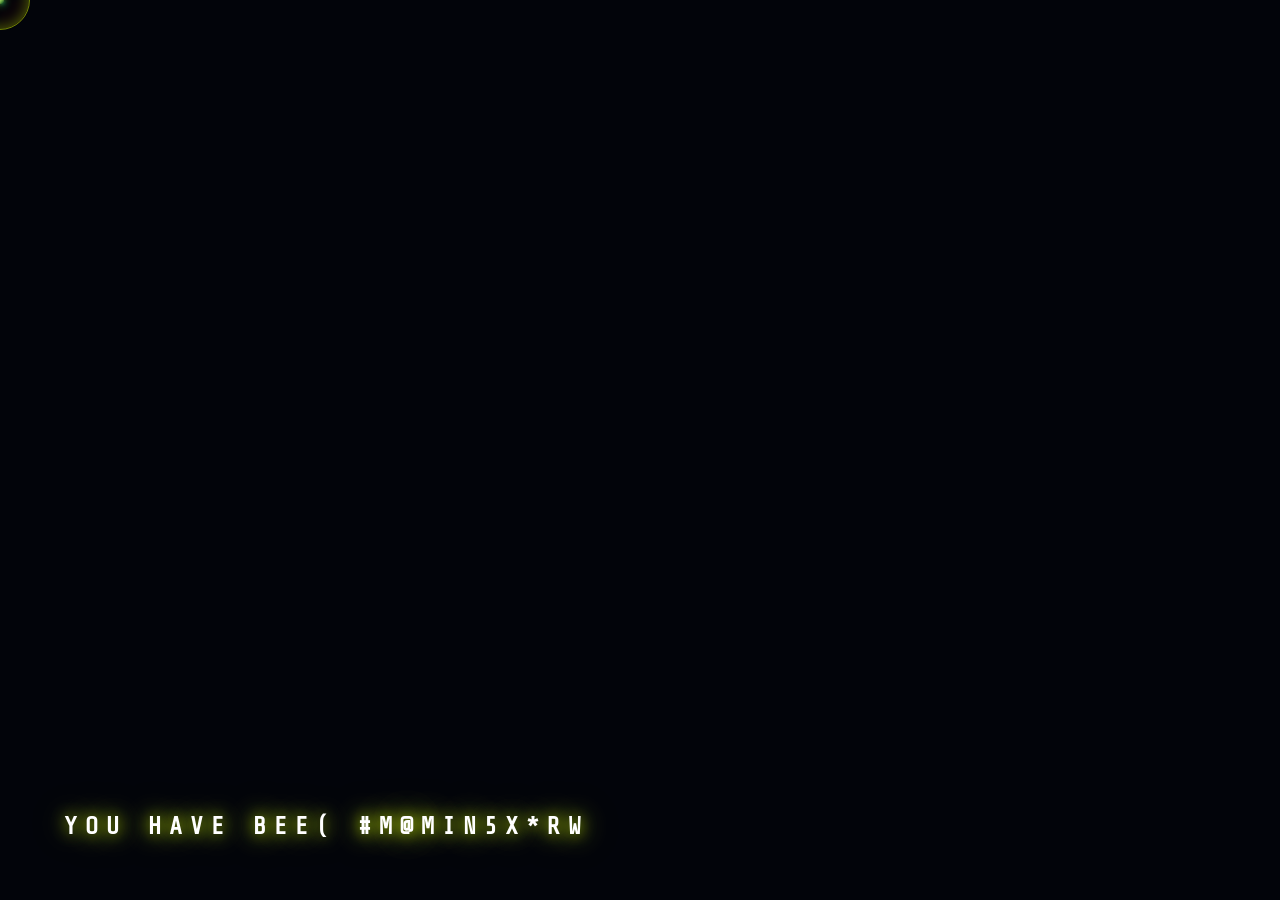
<file: meta-angel/index.html>
<!DOCTYPE html>
<html lang="en">
<head>
    <meta charset="UTF-8">
    <meta name="viewport" content="width=device-width, initial-scale=1.0">
    <title>META ANGEL</title>
    
    <!-- Google Fonts -->
    <link rel="preconnect" href="https://fonts.googleapis.com">
    <link rel="preconnect" href="https://fonts.gstatic.com" crossorigin>
    <link href="https://fonts.googleapis.com/css2?family=Orbitron:wght@900&family=Share+Tech+Mono&display=swap" rel="stylesheet">
    
    <!-- Main Styles -->
    <link rel="stylesheet" href="styles.css?v=5.9">
    
    <!-- GSAP for advanced shattering & space physics -->
    <script src="https://cdnjs.cloudflare.com/ajax/libs/gsap/3.12.2/gsap.min.js"></script>
</head>
<body>
    <!-- Intro Blackout Screen -->
    <div id="intro-blackout">
        <div id="decryption-text" class="cyber-mono carved-text accent-neon title-text">YOU HAVE BEEN SELECTED...</div>
    </div>

    <!-- Airbrushed Fluid Background -->
    <div id="chrome-bg"></div>
    
    <!-- Infinite Matrix Canvas Background -->
    <canvas id="matrix-canvas-bg"></canvas>

    <!-- Interactive Chrome Stars Wrapper -->
    <div id="star-container"></div>
    
    <!-- Custom Cyber Cursor -->
    <div id="custom-cursor"></div>
    <div class="cursor-trail trail-1"></div>
    <div class="cursor-trail trail-2"></div>
    <div class="cursor-trail trail-3"></div>
    <div class="cursor-trail trail-4"></div>
    
    <!-- Scanner Bar (Hidden until reveal) -->
    <div class="scanner-bar"></div>

    <!-- Main UI -->
    <main id="main-content">
        <!-- Shatter Logo Floater -->
        <div id="logo-floater">
            <div id="shatter-logo">
                <!-- Dedicated GPU-accelerated exact-shape glow element (Traces the PNG pixels perfectly and perfectly aligned) -->
                <div id="logo-glow" style="position: absolute; top: 0; left: 0; width: 100%; height: 100%; background-image: url('logo.png?v=2'); background-size: 100% 100%; background-position: center; background-repeat: no-repeat; filter: drop-shadow(0 0 30px rgba(215, 255, 0, 0.85)) drop-shadow(0 0 60px rgba(215, 255, 0, 0.65)); opacity: 0; pointer-events: none; z-index: -1;"></div>
            </div>
        </div>
        
        <div class="engraved-form-container" id="form-container" style="text-align: center; opacity: 0; pointer-events: none; position: relative;">
            
            <div id="real-button-content" style="opacity: 0;">
                <div id="decode-text-1" class="cyber-mono carved-text accent title-text">
                    [ CLEARANCE GRANTED ]
                </div>
                <div id="decode-text-2" class="cyber-mono carved-text subtitle-text">
                    // THE PORTAL OPENS FOR ONE NIGHT ONLY_
                </div>
                <a id="portal-link" href="https://www.universe.com/events/hi-meta-angel-tickets-NR76G0?ref=share-widget-buffer" style="text-decoration: none;">
                    <button class="engraved-btn submit-btn" style="width: 100%; max-width: 300px; margin: 0 auto; display: block;">> ACQUIRE_ACCESS <</button>
                </a>
                
                <!-- Spooky ASCII Instagram Link -->
                <a id="ig-link" href="https://www.instagram.com/hi_meta_angel/" target="_blank" style="text-decoration: none; margin-top: 40px; display: block; cursor: none;">
                    <div class="cyber-mono" style="font-size: 0.85rem; letter-spacing: 3px; color: #ddd; margin-bottom: 12px;">
                        >_ FOLLOW TRANSMISSION
                    </div>
                    <div class="cyber-mono ig-ascii-btn">
                        <span style="opacity: 0.7;">}></span> I N S T A G R A M <span style="opacity: 0.7;"><{</span>
                    </div>
                </a>
            </div>
            
        </div>
    </main>

    <script src="main.js?v=5.1"></script>
</body>
</html>
</file>
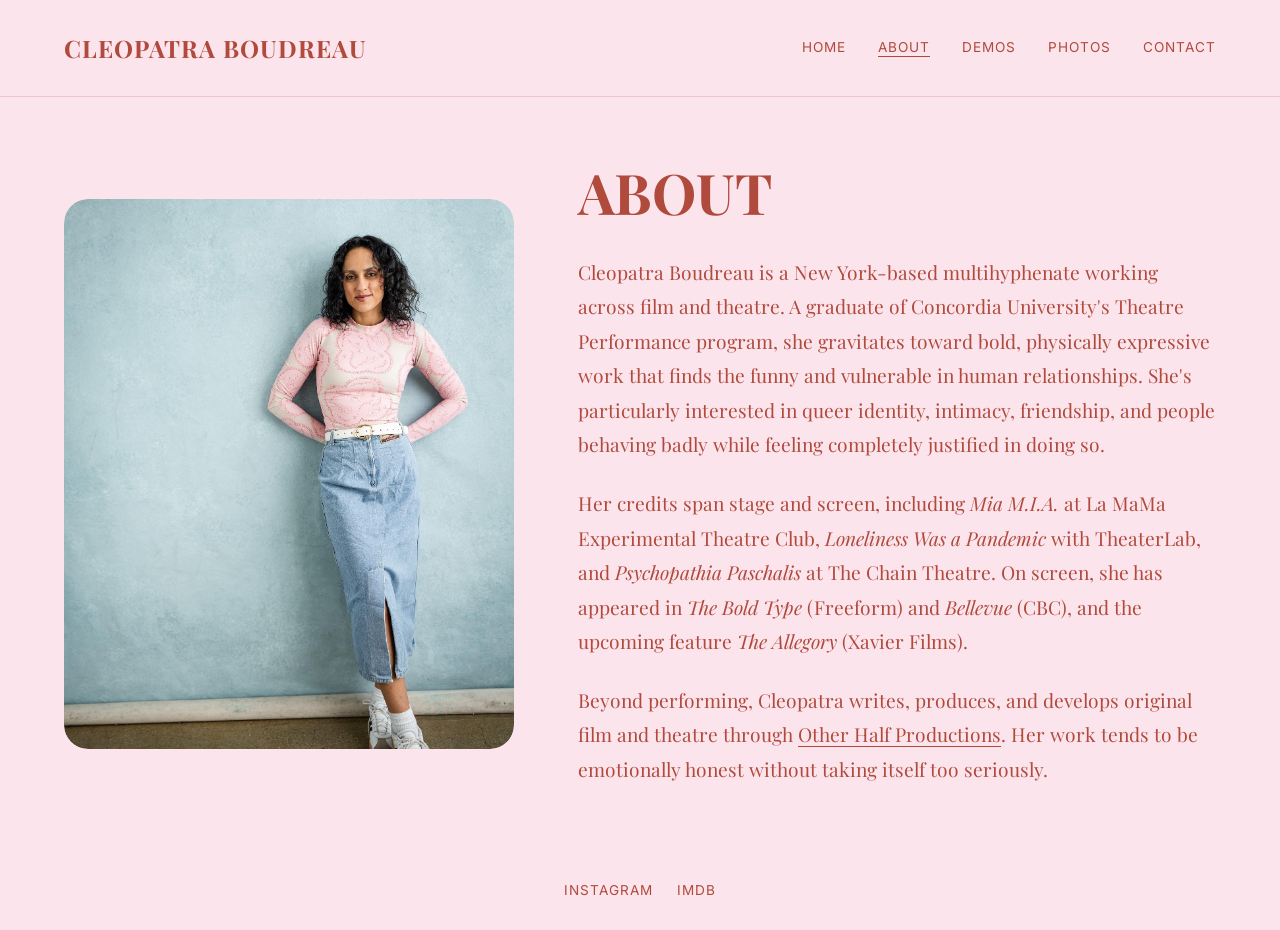
<file: cleopatra/about.html>
<!DOCTYPE html>
<html lang="en">
<head>
    <meta charset="UTF-8">
    <meta name="viewport" content="width=device-width, initial-scale=1.0">
    <title>About - Cleopatra Boudreau</title>
    <link rel="icon" type="image/x-icon" href="favicon.ico?v=2">
    <link rel="icon" type="image/png" sizes="32x32" href="favicon.png?v=2">
    <link rel="apple-touch-icon" href="favicon.png?v=2">
    <link href="https://fonts.googleapis.com/css2?family=Playfair+Display:ital,wght@0,400;0,600;0,700;1,400&family=Inter:wght@300;400&display=swap" rel="stylesheet">
    <link rel="stylesheet" href="styles.css">
</head>
<body>

    <nav>
        <div class="logo"><a href="index.html">Cleopatra Boudreau</a></div>
        <div class="hamburger" onclick="document.querySelector('.nav-links').classList.toggle('show')">
            <span></span><span></span><span></span>
        </div>
        <div class="nav-links">
            <a href="index.html">Home</a>
            <a href="about.html" class="active">About</a>
            <a href="reel.html">Demos</a>
            <a href="photos.html">Photos</a>
            <a href="contact.html">Contact</a>
        </div>
    </nav>

    <main class="about-main" style="flex-direction: row; align-items: center; justify-content: center; flex-wrap: wrap; gap: 4rem;">
        <div class="image-container" style="flex: 1; min-width: 300px; max-width: 450px; height: 550px; transition-delay: 0.8s;">
            <img src="assets/new_photos/about_photo.jpg" alt="Cleopatra Boudreau" style="width: 100%; height: 100%; object-fit: cover; border-radius: 24px;">
        </div>
        <div class="page-content" style="flex: 1; min-width: 300px;">
            <h1 class="page-title">About</h1>
            <p style="margin-bottom: 1.5rem;">Cleopatra Boudreau is a New York-based multihyphenate working across film and theatre. A graduate of Concordia University's Theatre Performance program, she gravitates toward bold, physically expressive work that finds the funny and vulnerable in human relationships. She's particularly interested in queer identity, intimacy, friendship, and people behaving badly while feeling completely justified in doing so.</p>
            <p style="margin-bottom: 1.5rem;">Her credits span stage and screen, including <em>Mia M.I.A.</em> at La MaMa Experimental Theatre Club, <em>Loneliness Was a Pandemic</em> with TheaterLab, and <em>Psychopathia Paschalis</em> at The Chain Theatre. On screen, she has appeared in <em>The Bold Type</em> (Freeform) and <em>Bellevue</em> (CBC), and the upcoming feature <em>The Allegory</em> (Xavier Films).</p>
            <p>Beyond performing, Cleopatra writes, produces, and develops original film and theatre through <a href="http://otherhalffilm.com" target="_blank" rel="noopener noreferrer" style="color: inherit; text-decoration: underline; text-underline-offset: 4px;">Other Half Productions</a>. Her work tends to be emotionally honest without taking itself too seriously.</p>
        </div>
    </main>

    <footer>
        <div class="social-links">
            <a href="https://www.instagram.com/cleopatraboudreau/?hl=en" target="_blank" rel="noopener noreferrer">Instagram</a>
            <a href="https://www.imdb.com/name/nm6968367/" target="_blank" rel="noopener noreferrer">IMDb</a>
        </div>
    </footer>

    <script src="script.js"></script>
</body>
</html>
</file>
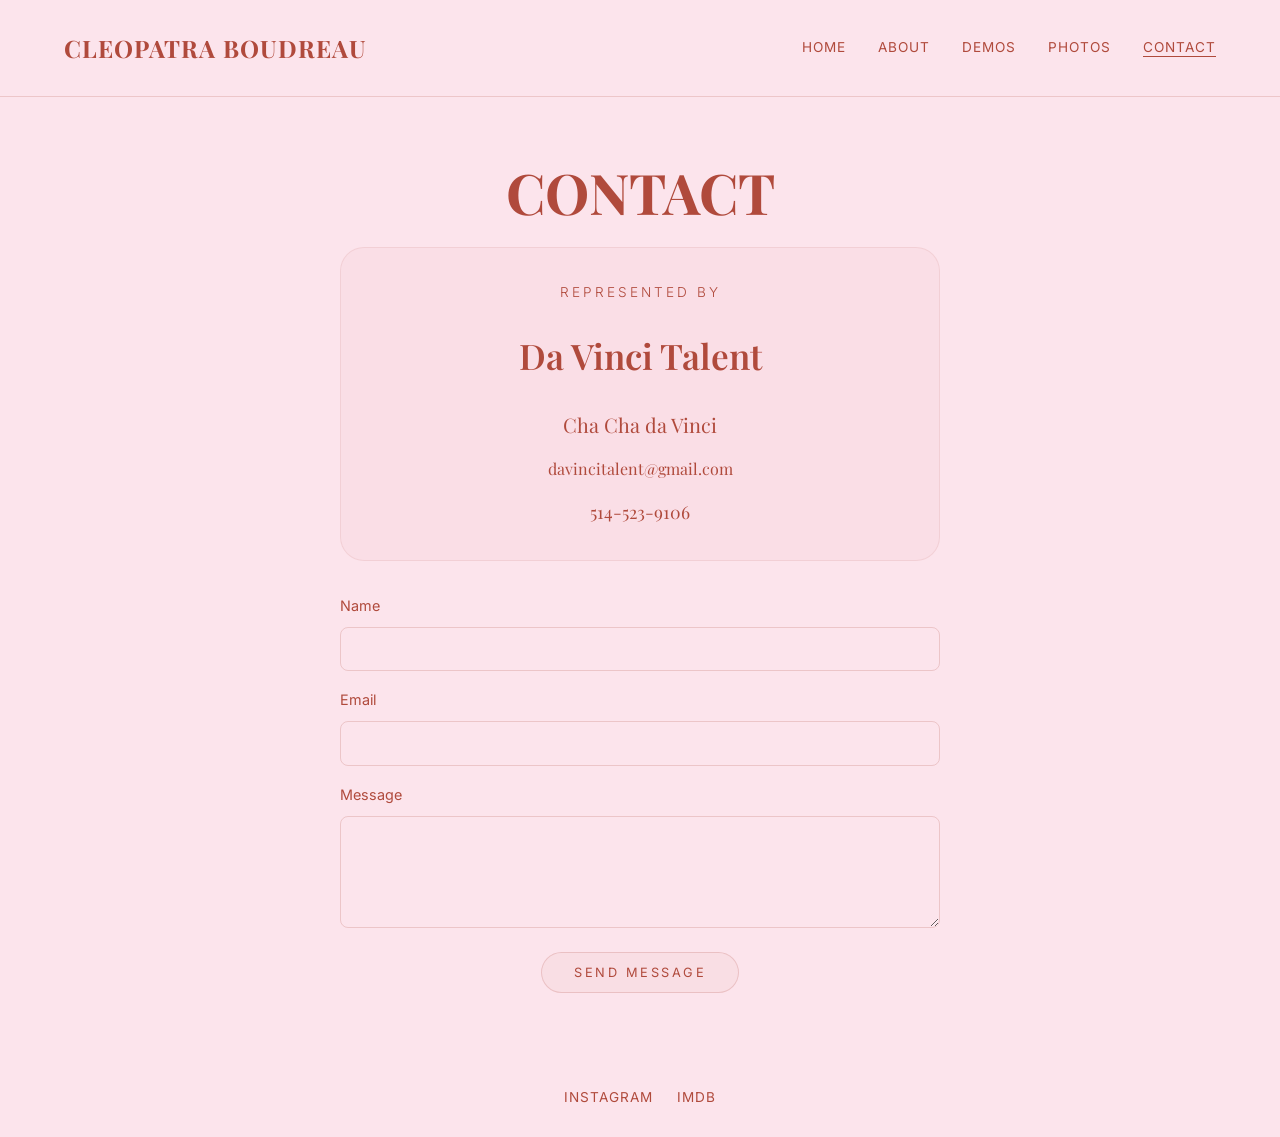
<file: cleopatra/contact.html>
<!DOCTYPE html>
<html lang="en">
<head>
    <meta charset="UTF-8">
    <meta name="viewport" content="width=device-width, initial-scale=1.0">
    <title>Contact - Cleopatra Boudreau</title>
    <link rel="icon" type="image/x-icon" href="favicon.ico?v=2">
    <link rel="icon" type="image/png" sizes="32x32" href="favicon.png?v=2">
    <link rel="apple-touch-icon" href="favicon.png?v=2">
    <link href="https://fonts.googleapis.com/css2?family=Playfair+Display:ital,wght@0,400;0,600;0,700;1,400&family=Inter:wght@300;400&display=swap" rel="stylesheet">
    <link rel="stylesheet" href="styles.css">
</head>
<body>

    <nav>
        <div class="logo"><a href="index.html">Cleopatra Boudreau</a></div>
        <div class="hamburger" onclick="document.querySelector('.nav-links').classList.toggle('show')">
            <span></span><span></span><span></span>
        </div>
        <div class="nav-links">
            <a href="index.html">Home</a>
            <a href="about.html">About</a>
            <a href="reel.html">Demos</a>
            <a href="photos.html">Photos</a>
            <a href="contact.html" class="active">Contact</a>
        </div>
    </nav>

    <main style="flex-direction: column; align-items: center; justify-content: center; text-align: center; gap: 1.5rem; padding: 4rem 1.5rem;">
        <h1 class="page-title" style="margin: 0;">Contact</h1>
        <div class="page-content" style="max-width: 600px; width: 100%; display: flex; flex-direction: column; gap: 2rem;">
            
            <div style="background-color: rgba(176, 74, 60, 0.03); border: 1px solid rgba(176, 74, 60, 0.1); border-radius: 24px; padding: 2rem; display: flex; flex-direction: column; gap: 0.75rem;">
                <p style="margin: 0; margin-bottom: 0.5rem; font-family: 'Inter', sans-serif; font-weight: 300; letter-spacing: 3px; font-size: 0.85rem; text-transform: uppercase;">Represented By</p>
                <p style="margin: 0; margin-bottom: 0.5rem; font-size: 2.2rem; font-family: 'Playfair Display', serif; font-weight: 600;">Da Vinci Talent</p>
                <p style="margin: 0; font-size: 1.25rem;">Cha Cha da Vinci</p>
                <p style="margin: 0; font-size: 1rem;"><a href="mailto:davincitalent@gmail.com" style="color: inherit; text-decoration: none;">davincitalent@gmail.com</a></p>
                <p style="margin: 0; font-size: 1.1rem;">514-523-9106</p>
            </div>

            <form name="contact" method="POST" action="thank-you.html" data-netlify="true" style="display: flex; flex-direction: column; gap: 1rem; text-align: left;">
                <input type="hidden" name="form-name" value="contact">
                <input type="hidden" name="subject" id="email-subject" value="[Cleopatra Boudreau Website] New Message">
                <input type="hidden" name="source" value="Cleopatra Boudreau Website">
                <div style="display: flex; flex-direction: column; gap: 0.5rem;">
                    <label for="name" style="font-family: 'Inter', sans-serif; font-size: 0.9rem;">Name</label>
                    <input type="text" id="name" name="name" required style="padding: 0.8rem; border-radius: 8px; border: 1px solid rgba(176, 74, 60, 0.2); background: transparent; font-family: inherit; color: inherit;">
                </div>
                <div style="display: flex; flex-direction: column; gap: 0.5rem;">
                    <label for="email" style="font-family: 'Inter', sans-serif; font-size: 0.9rem;">Email</label>
                    <input type="email" id="email" name="email" required style="padding: 0.8rem; border-radius: 8px; border: 1px solid rgba(176, 74, 60, 0.2); background: transparent; font-family: inherit; color: inherit;">
                </div>
                <div style="display: flex; flex-direction: column; gap: 0.5rem;">
                    <label for="message" style="font-family: 'Inter', sans-serif; font-size: 0.9rem;">Message</label>
                    <textarea id="message" name="message" rows="5" required style="padding: 0.8rem; border-radius: 8px; border: 1px solid rgba(176, 74, 60, 0.2); background: transparent; font-family: inherit; color: inherit; resize: vertical;"></textarea>
                </div>
                <button type="submit" class="contact-submit-btn">Send Message</button>
            </form>
        </div>
    </main>

    <footer>
        <div class="social-links">
            <a href="https://www.instagram.com/cleopatraboudreau/?hl=en" target="_blank" rel="noopener noreferrer">Instagram</a>
            <a href="https://www.imdb.com/name/nm6968367/" target="_blank" rel="noopener noreferrer">IMDb</a>
        </div>
    </footer>

    <script src="script.js"></script>
    <script>
        const nameInput = document.getElementById('name');
        const subjectInput = document.getElementById('email-subject');
        const contactForm = document.querySelector('form[name="contact"]');

        function updateSubject() {
            const name = nameInput.value.trim();
            if (name) {
                subjectInput.value = `[Cleopatra Boudreau Website] New Message from ${name}`;
            } else {
                subjectInput.value = `[Cleopatra Boudreau Website] New Message`;
            }
        }

        if (nameInput && subjectInput && contactForm) {
            nameInput.addEventListener('input', updateSubject);
            contactForm.addEventListener('submit', updateSubject);
        }
    </script>
</body>
</html>
</file>
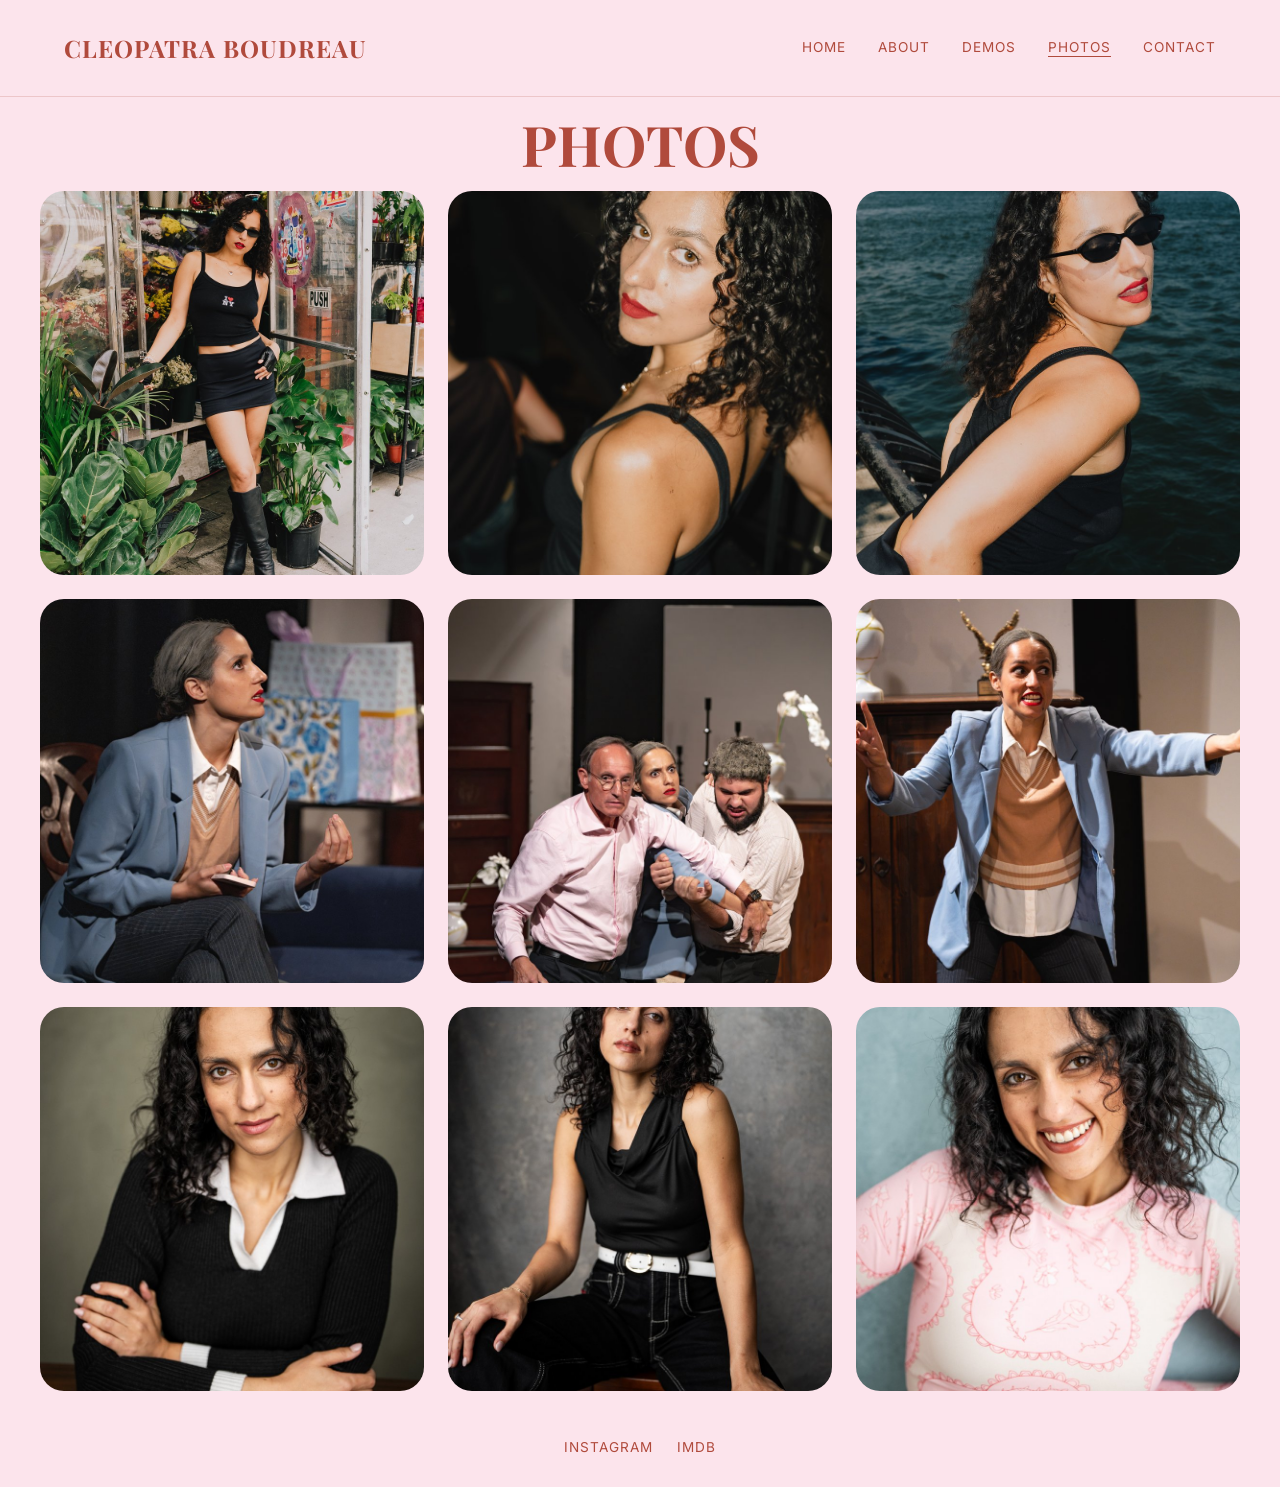
<file: cleopatra/photos.html>
<!DOCTYPE html>
<html lang="en">
<head>
    <meta charset="UTF-8">
    <meta name="viewport" content="width=device-width, initial-scale=1.0">
    <title>Photos - Cleopatra Boudreau</title>
    <link rel="icon" type="image/x-icon" href="favicon.ico?v=2">
    <link rel="icon" type="image/png" sizes="32x32" href="favicon.png?v=2">
    <link rel="apple-touch-icon" href="favicon.png?v=2">
    <link href="https://fonts.googleapis.com/css2?family=Playfair+Display:ital,wght@0,400;0,600;0,700;1,400&family=Inter:wght@300;400&display=swap" rel="stylesheet">
    <link rel="stylesheet" href="styles.css">
</head>
<body>

    <nav>
        <div class="logo"><a href="index.html">Cleopatra Boudreau</a></div>
        <div class="hamburger" onclick="document.querySelector('.nav-links').classList.toggle('show')">
            <span></span><span></span><span></span>
        </div>
        <div class="nav-links">
            <a href="index.html">Home</a>
            <a href="about.html">About</a>
            <a href="reel.html">Demos</a>
            <a href="photos.html" class="active">Photos</a>
            <a href="contact.html">Contact</a>
        </div>
    </nav>

    <main style="flex-direction: column; align-items: center; width: 100%; text-align: center; gap: 1rem; padding: 1rem 0.5rem;">
        <h1 class="page-title" style="margin: 0;">Photos</h1>
        <div class="photo-gallery-grid">
            <div class="image-container photo-gallery-item" style=" transition-delay: 0.2s;">
                <img src="assets/new_photos/photo_1.jpg" alt="Gallery Photo" style="width: 100%; height: 100%; object-fit: cover; border-radius: 24px;">
            </div>
            <div class="image-container photo-gallery-item" style=" transition-delay: 0.4s;">
                <img src="assets/new_photos/photo_2.jpg" alt="Gallery Photo" style="width: 100%; height: 100%; object-fit: cover; border-radius: 24px;">
            </div>
            <div class="image-container photo-gallery-item" style=" transition-delay: 0.6s;">
                <img src="assets/new_photos/photo_3.jpg" alt="Gallery Photo" style="width: 100%; height: 100%; object-fit: cover; border-radius: 24px;">
            </div>
            <div class="image-container photo-gallery-item" style=" transition-delay: 0.8s;">
                <img src="assets/new_photos/photo_4.jpg" alt="Gallery Photo" style="width: 100%; height: 100%; object-fit: cover; border-radius: 24px;">
            </div>
            <div class="image-container photo-gallery-item" style=" transition-delay: 1.0s;">
                <img src="assets/new_photos/photo_5.jpg" alt="Gallery Photo" style="width: 100%; height: 100%; object-fit: cover; border-radius: 24px;">
            </div>
            <div class="image-container photo-gallery-item" style=" transition-delay: 1.2s;">
                <img src="assets/new_photos/photo_6.jpg" alt="Gallery Photo" style="width: 100%; height: 100%; object-fit: cover; border-radius: 24px;">
            </div>
            <div class="image-container photo-gallery-item" style=" transition-delay: 1.4s;">
                <img src="assets/new_photos/photo_7.jpg" alt="Gallery Photo" style="width: 100%; height: 100%; object-fit: cover; border-radius: 24px;">
            </div>
            <div class="image-container photo-gallery-item" style=" transition-delay: 1.6s;">
                <img src="assets/new_photos/photo_8.jpg" alt="Gallery Photo" style="width: 100%; height: 100%; object-fit: cover; border-radius: 24px;">
            </div>
            <div class="image-container photo-gallery-item" style=" transition-delay: 1.8s;">
                <img src="assets/new_photos/photo_9.jpg" alt="Gallery Photo" style="width: 100%; height: 100%; object-fit: cover; border-radius: 24px;">
            </div>
        </div>
    </main>

    <footer>
        <div class="social-links">
            <a href="https://www.instagram.com/cleopatraboudreau/?hl=en" target="_blank" rel="noopener noreferrer">Instagram</a>
            <a href="https://www.imdb.com/name/nm6968367/" target="_blank" rel="noopener noreferrer">IMDb</a>
        </div>
    </footer>

    <script src="script.js"></script>
</body>
</html>
</file>
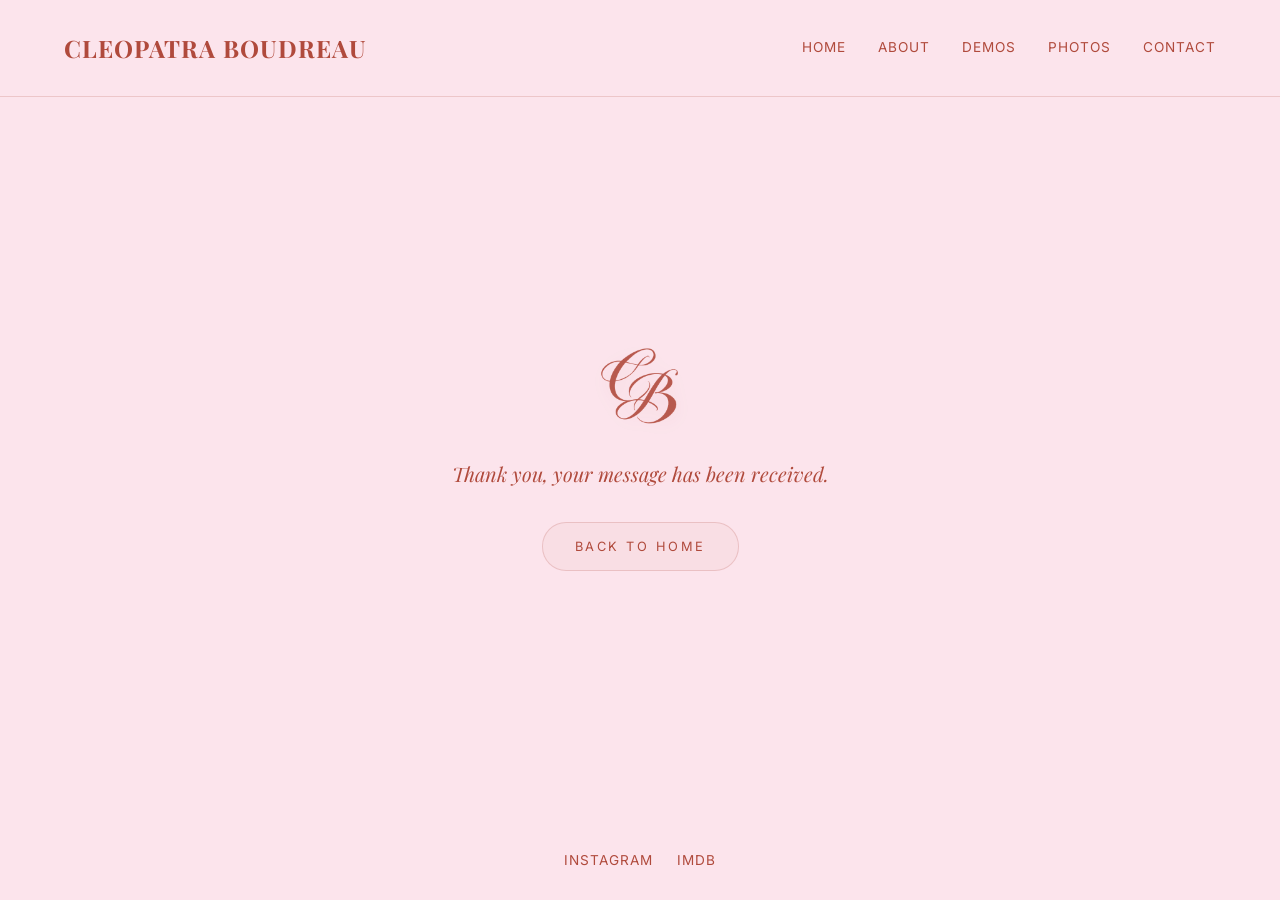
<file: cleopatra/thank-you.html>
<!DOCTYPE html>
<html lang="en">
<head>
    <meta charset="UTF-8">
    <meta name="viewport" content="width=device-width, initial-scale=1.0">
    <title>Thank You - Cleopatra Boudreau</title>
    <link rel="icon" type="image/x-icon" href="favicon.ico?v=2">
    <link rel="icon" type="image/png" sizes="32x32" href="favicon.png?v=2">
    <link rel="apple-touch-icon" href="favicon.png?v=2">
    <link rel="preconnect" href="https://fonts.googleapis.com">
    <link rel="preconnect" href="https://fonts.gstatic.com" crossorigin>
    <link href="https://fonts.googleapis.com/css2?family=Playfair+Display:ital,wght@0,400;0,600;0,700;1,400&family=Inter:wght@300;400&display=swap" rel="stylesheet">
    <link rel="stylesheet" href="styles.css">
</head>
<body>

    <nav>
        <div class="logo"><a href="index.html">Cleopatra Boudreau</a></div>
        <div class="hamburger" onclick="document.querySelector('.nav-links').classList.toggle('show')">
            <span></span><span></span><span></span>
        </div>
        <div class="nav-links">
            <a href="index.html">Home</a>
            <a href="about.html">About</a>
            <a href="reel.html">Demos</a>
            <a href="photos.html">Photos</a>
            <a href="contact.html">Contact</a>
        </div>
    </nav>

    <main style="flex-direction: column; align-items: center; justify-content: center; text-align: center; gap: 1.5rem; padding: 6rem 1.5rem;">
        <div class="page-content" style="max-width: 550px; width: 100%; display: flex; flex-direction: column; align-items: center; gap: 1.5rem;">
            <img src="favicon.png" alt="Cleopatra Boudreau" style="width: 80px; height: 80px; object-fit: contain; opacity: 0.9; margin-bottom: 0.5rem; filter: drop-shadow(0 4px 10px rgba(176, 74, 60, 0.1));">
            <p style="font-size: 1.25rem; font-style: italic; line-height: 1.6; margin: 0;">
                Thank you, your message has been received.
            </p>
            
            <a href="index.html" class="contact-submit-btn" style="text-decoration: none;">
                Back to Home
            </a>
        </div>
    </main>

    <footer>
        <div class="social-links">
            <a href="https://www.instagram.com/cleopatraboudreau/?hl=en" target="_blank" rel="noopener noreferrer">Instagram</a>
            <a href="https://www.imdb.com/name/nm6968367/" target="_blank" rel="noopener noreferrer">IMDb</a>
        </div>
    </footer>

    <script src="script.js"></script>
</body>
</html>
</file>
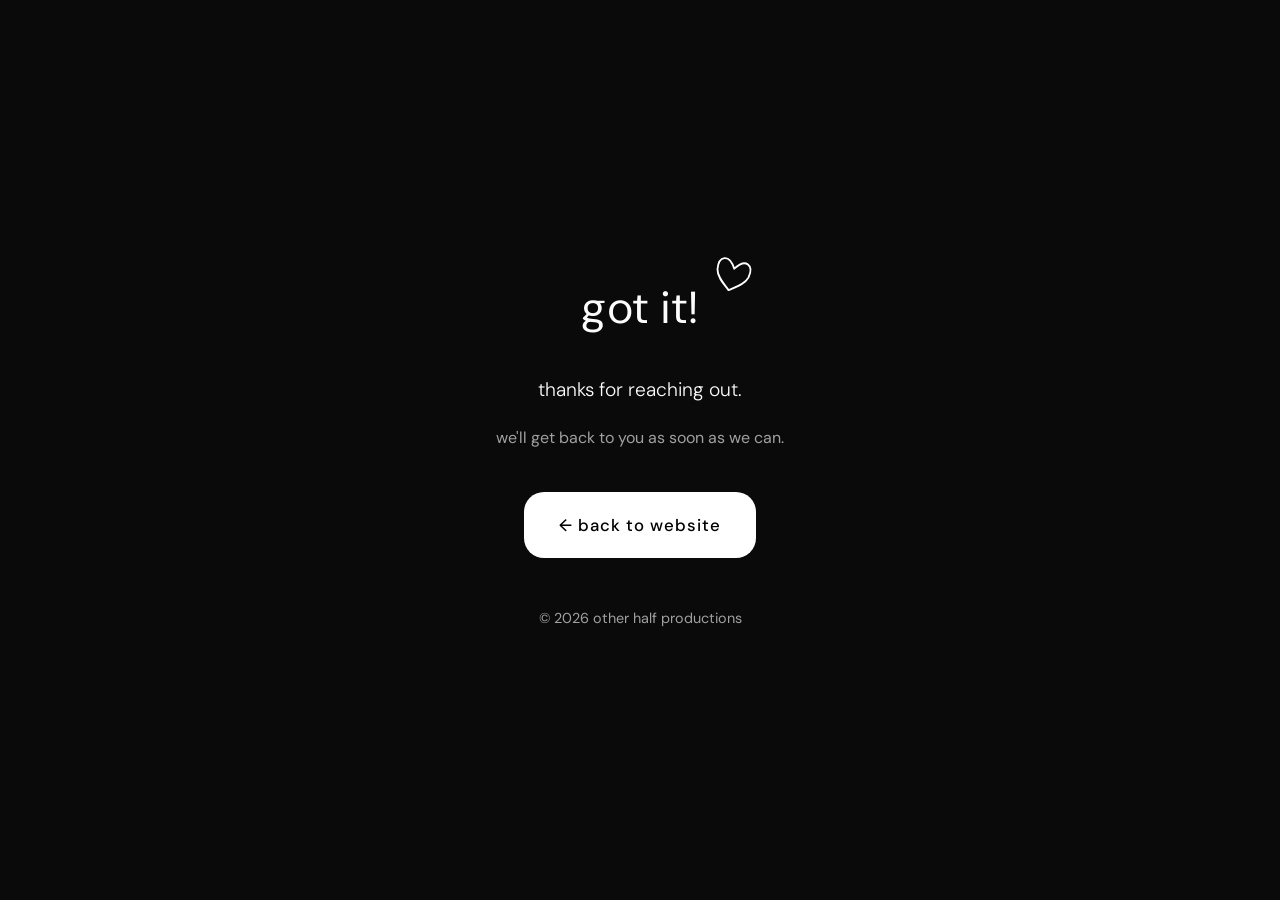
<file: other-half/thank-you.html>
<!DOCTYPE html>
<html lang="en">
<head>
    <meta charset="UTF-8">
    <meta name="viewport" content="width=device-width, initial-scale=1.0">
    <title>thank you — other half productions</title>
    <link rel="stylesheet" href="styles.css?v=6">
    <link rel="icon" href="favicon.svg?v=2" type="image/svg+xml">
    <style>
        .thankyou-wrapper {
            min-height: 100vh;
            display: flex;
            flex-direction: column;
            justify-content: center;
            align-items: center;
            padding: 3rem 1.5rem;
            text-align: center;
        }

        .thankyou-card {
            max-width: 520px;
            width: 100%;
        }

        .thankyou-title-container {
            display: flex;
            justify-content: center;
            align-items: center;
            margin-bottom: 1.5rem;
        }

        .thankyou-title {
            font-size: clamp(2rem, 6vw, 2.8rem);
            font-weight: 400;
            letter-spacing: 2px;
            margin: 0;
            position: relative;
            display: inline-block;
        }

        .thankyou-heart {
            position: absolute;
            width: 1.1em;
            height: 1.1em;
            right: -1.3em;
            top: -0.4em;
            transform: rotate(15deg);
            fill: none;
            stroke: #ffffff;
            stroke-linecap: round;
            stroke-linejoin: round;
            overflow: visible;
            opacity: 1;
        }

        .thankyou-heart .draw-path {
            stroke-dasharray: 100 110;
            stroke-dashoffset: 102;
            transition: stroke-dashoffset 1.4s cubic-bezier(0.47, 0, 0.74, 0.71) 0.15s;
        }

        .thankyou-heart.drawn .draw-path {
            stroke-dashoffset: 0 !important;
        }

        .thankyou-text {
            font-size: 1.2rem;
            font-weight: 300;
            color: var(--text-color);
            line-height: 1.8;
            margin-bottom: 1rem;
        }

        .thankyou-subtext {
            font-size: 1rem;
            color: var(--accent-color);
            margin-bottom: 2.5rem;
        }

        .thankyou-btn {
            display: inline-block;
            background-color: #fff;
            color: #000;
            padding: 1.1rem 2.2rem;
            border-radius: var(--border-radius);
            font-size: 1.05rem;
            font-weight: 500;
            text-transform: lowercase;
            letter-spacing: 1px;
            transition: transform 0.3s ease, background-color 0.3s ease;
        }

        .thankyou-btn:hover {
            background-color: #e0e0e0;
            color: #000;
            transform: translateY(-2px);
        }

        .thankyou-footer {
            margin-top: 3rem;
            font-size: 0.9rem;
            color: var(--accent-color);
        }
    </style>
</head>
<body>
    <div class="thankyou-wrapper">
        <div class="thankyou-card">
            <div class="thankyou-title-container">
                <h1 class="thankyou-title">
                    <span>got it!</span>
                    <svg class="thankyou-heart" viewBox="0 0 40 40">
                        <path class="draw-path" pathLength="100" stroke-width="1.5" d="M20,15 C13,4 5,8 7,19 C8.5,25 15,29 20,33 C25,29 31.5,25 33,19 C35,8 27,4 20,15" />
                    </svg>
                </h1>
            </div>

            <p class="thankyou-text">thanks for reaching out.</p>
            <p class="thankyou-subtext">we'll get back to you as soon as we can.</p>

            <a href="index.html" class="thankyou-btn">← back to website</a>

            <p class="thankyou-footer">&copy; 2026 other half productions</p>
        </div>
    </div>

    <script>
        window.addEventListener('DOMContentLoaded', () => {
            requestAnimationFrame(() => {
                setTimeout(() => {
                    document.querySelector('.thankyou-heart').classList.add('drawn');
                }, 50);
            });
        });
    </script>
</body>
</html>
</file>
<file: meta-angel/styles.css>
:root {
    --accent-blue: #1c8bce; /* Deep Fluid Blue */
    --accent-yellow: #f1e6b2; /* Creamy Yellow */
    --chrome-light: #ffffff;
    --chrome-mid: #aeb6bf;
    --chrome-dark: #34495e;
    
    /* High contrast heavy chrome text gradient */
    --chrome-text-grad: linear-gradient(
        to bottom,
        #ffffff 0%,
        #d5dadd 30%,
        #11151a 50%,
        #ffffff 55%,
        #828d99 80%,
        #2a3540 100%
    );
}

* { margin: 0; padding: 0; box-sizing: border-box; cursor: none; }

body {
    margin: 0; padding: 0;
    width: 100%; height: 100%;
    background-color: #000;
    color: #fff;
    font-family: 'Courier New', Courier, monospace;
    overflow: hidden; /* Completely lock scrolling so mobile doesn't bounce */
    touch-action: none; /* Disable pull-to-refresh and native scroll on mobile */
    position: fixed; /* Anchor it to prevent address bar resize jumping */
}

.cyberpunk-font { font-family: 'Orbitron', sans-serif; }
.cyber-mono { font-family: 'Share Tech Mono', monospace; }

/* Airbrushed Fluid Background */
#chrome-bg {
    position: fixed; top: 0; left: 0; width: 100%; height: 100%; z-index: 1;
    background-color: #060d11; /* Deep charcoal teal fallback */
    background-image: 
        /* 1. Heavy Noise Layer (Tiled so grain is tiny and sharp) */
        url("data:image/svg+xml,%3Csvg width='250' height='250' viewBox='0 0 250 250' xmlns='http://www.w3.org/2000/svg'%3E%3Cfilter id='noise'%3E%3CfeTurbulence type='fractalNoise' baseFrequency='0.65' numOctaves='3' stitchTiles='stitch'/%3E%3C/filter%3E%3Crect width='100%25' height='100%25' filter='url(%23noise)' opacity='0.3'/%3E%3C/svg%3E"),
        /* 2. Fluid Swirling Silk (User Uploaded) */
        url("bg.jpg");
    background-size: auto, cover; /* Noise tiles, bg covers */
    background-position: top left, center;
    background-repeat: repeat, no-repeat;
    
    /* Darken significantly more and slightly desaturate so the natural teal/blue of the image doesn't overpower */
    filter: brightness(0.7) grayscale(0.2); 
    
    box-shadow: inset 0 0 250px rgba(0,0,0,0.95); /* Extremely heavy vignette */
}

/* Infinite Matrix Canvas Background */
#matrix-canvas-bg {
    position: fixed; top: 0; left: 0; width: 100%; height: 100%; z-index: 1; /* Behind stars, above chrome */
    opacity: 0.15; /* Subtly blended */
    mix-blend-mode: screen; /* Strips out the pure black background */
    pointer-events: none;
}

/* Scanner Bar */
.scanner-bar {
    position: fixed; left: 0; top: 110%; width: 100%; height: 8px; z-index: 5;
    background: linear-gradient(to bottom, rgba(241, 230, 178, 0.8), rgba(255,255,255,1), rgba(241, 230, 178, 0.8));
    box-shadow: 0 0 20px 8px rgba(241, 230, 178, 0.4), 0 0 60px 20px rgba(241, 230, 178, 0.2);
    opacity: 0; mix-blend-mode: screen; /* keep it hidden till the wipe happens! */
    transition: background 0.2s, box-shadow 0.2s;
}

.scanner-bar.glow-yellow {
    background: linear-gradient(to bottom, rgba(215, 255, 0, 0.8), rgba(255,255,255,1), rgba(215, 255, 0, 0.8)) !important;
    box-shadow: 0 0 30px 12px rgba(215, 255, 0, 0.6), 0 0 80px 30px rgba(215, 255, 0, 0.3) !important;
}

/* Chrome Stars */
#star-container {
    position: fixed; top: 0; left: 0; width: 100%; height: 100%; z-index: 2; pointer-events: none;
}
.star {
    position: absolute;
    filter: drop-shadow(0 0 10px rgba(215, 255, 0, 0.8));
}

/* Main Content Wrapper */
#main-content {
    position: relative; z-index: 2; width: 100%; height: 100%;
    display: flex; flex-direction: column; align-items: center; justify-content: center;
}

/* Shattering Logo */
#shatter-logo {
    position: relative; 
    z-index: 6; /* always keep this above the gates! */
    width: 800px;
    height: 300px;
    margin-bottom: 50px;
    /* android browsers render a weird ugly box if we apply drop-shadow to a container with clip-path children, so we removed it! */
}

/* Image Shards */
.image-shard {
    position: absolute; 
    top: 0; left: 0; 
    width: 100%; height: 100%;
    background-image: url('logo.png?v=2');
    background-size: 100% 100%;
    background-repeat: no-repeat;
    background-position: center;
    transition: transform 0.1s;
    transform-origin: center center;
}

/* Engraved UI */
.engraved-form-container {
    width: 100%; max-width: 600px;
    display: flex; flex-direction: column; gap: 20px;
}

.engraved-input, .engraved-btn {
    width: 100%; padding: 18px; font-size: 1.1rem; text-align: center; letter-spacing: 0.2rem;
    outline: none; border: none; border-radius: 8px;
    background: transparent;
    font-family: 'Share Tech Mono', monospace;
}

/* Physical Carved-In Look */
.engraved-input {
    color: #444; font-weight: bold;
    /* inner shadow to make it look carved super deep into the metal */
    box-shadow: 
        inset 5px 5px 12px rgba(0, 0, 0, 0.4), 
        inset -5px -5px 12px rgba(255, 255, 255, 0.9),
        0 2px 2px rgba(255, 255, 255, 0.6);
    transition: all 0.3s;
}

.engraved-input:focus {
    color: var(--accent-blue);
    box-shadow: 
        inset 5px 5px 15px rgba(0, 0, 0, 0.6), 
        inset -5px -5px 12px rgba(255, 255, 255, 0.9),
        0 2px 2px rgba(255, 255, 255, 0.6),
        inset 0 0 10px rgba(28, 139, 206, 0.5); /* cerulean glow */
}

.engraved-input::placeholder { color: #888; text-shadow: 1px 1px 1px rgba(255,255,255,0.3); }

/* Physical Raised Button (Neon Yellow/Lime Glow) */
.engraved-btn {
    background: rgba(215, 255, 0, 0.1);
    color: white; font-weight: bold;
    border: 1px solid rgba(215, 255, 0, 0.8);
    /* keeping the neon yellow 3 percent glow here too! */
    box-shadow: 
        0 0 15px rgba(215, 255, 0, 0.6), 
        inset 0 0 15px rgba(215, 255, 0, 0.4);
    transition: all 0.2s;
}

.engraved-btn:hover {
    background: rgba(215, 255, 0, 0.3);
    box-shadow: 
        0 0 25px rgba(215, 255, 0, 0.9), 
        inset 0 0 25px rgba(215, 255, 0, 0.7);
    color: white;
}

/* ASCII Instagram Button */
.ig-ascii-btn {
    font-size: 1.2rem; 
    letter-spacing: 4px; 
    color: #FFFEEA; 
    transition: all 0.3s; 
    /* Massive, soft text-shadow for a true neon backlight instead of an ugly background box */
    text-shadow: 
        0 0 5px rgba(215, 255, 0, 1), 
        0 0 15px rgba(215, 255, 0, 0.8), 
        0 0 30px rgba(215, 255, 0, 0.5), 
        0 0 60px rgba(215, 255, 0, 0.3);
    padding: 10px 20px;
    display: inline-block;
}
#ig-link:hover .ig-ascii-btn,
#ig-link:active .ig-ascii-btn {
    color: #fff;
    /* Absolutely blinding neon blow-out */
    text-shadow: 
        0 0 5px rgba(255, 255, 255, 1),
        0 0 10px rgba(215, 255, 0, 1), 
        0 0 20px rgba(215, 255, 0, 1), 
        0 0 40px rgba(215, 255, 0, 1), 
        0 0 80px rgba(215, 255, 0, 0.9),
        0 0 120px rgba(215, 255, 0, 0.7);
    filter: drop-shadow(0 0 10px rgba(215,255,0,1)) drop-shadow(0 0 25px rgba(215,255,0,0.8));
    transform: scale(1.05);
}

.engraved-text {
    text-align: center; font-weight: bold; font-size: 1.2rem;
    text-shadow: 1px 1px 2px rgba(255,255,255,0.8);
}

/* Custom Cursor & Trail */
#custom-cursor {
    position: fixed; top: 0; left: 0; width: 60px; height: 60px; /* keeping it chill at 60px */
    border-radius: 50%; pointer-events: none; z-index: 9999;
    transform: translate(-50%, -50%);
    backdrop-filter: hue-rotate(60deg) blur(2px); /* shifted hue so it matches the neon yellow! */
    border: 1px solid rgba(215, 255, 0, 0.5); /* 3 percent yellow border */
    box-shadow: inset 0 0 15px rgba(215, 255, 0, 0.4); 
}

.cursor-trail {
    position: fixed; top: 0; left: 0; width: 8px; height: 8px; 
    border-radius: 50%; pointer-events: none; z-index: 9998;
    transform: translate(-50%, -50%);
    background: linear-gradient(135deg, #fff, rgba(215, 255, 0, 1));
    box-shadow: 0 0 10px rgba(215, 255, 0, 0.8); 

    opacity: 0.8;
}
.trail-1 { width: 8px; height: 8px; opacity: 0.6; }
.trail-2 { width: 6px; height: 6px; opacity: 0.4; }
.trail-3 { width: 4px; height: 4px; opacity: 0.2; }
.trail-4 { width: 2px; height: 2px; opacity: 0.1; }

/* Intro Blackout */
#intro-blackout {
    position: fixed; top: 0; left: 0; width: 100%; height: 100vh; background: #02040a; z-index: 4;
}
#decryption-text {
    position: fixed; 
    bottom: 5%; 
    left: 5%; 
    font-size: 1.5rem; 
    letter-spacing: 0.5rem; 
    z-index: 6;
    text-align: left;
}
@media (max-width: 768px) {
    #shatter-logo {
        width: 90vw;
        height: calc(90vw * (300/800));
        margin-bottom: 30px;
    }
    .input-wrapper { 
        flex-direction: column; 
        align-items: center;
        gap: 20px;
    }
    .email-input { 
        width: 60vw; /* 3/5ths of the screen so it's not too wide on phones */
        max-width: none; 
        text-align: center;
        padding: 12px 20px;
    }
    .submit-btn { 
        width: 60vw; 
        max-width: none; 
    }
    #decryption-text { 
        font-size: 1.2rem; 
        letter-spacing: 0.2rem; 
    }
    /* hide the custom cursor on mobile so it doesn't block taps! */
    #custom-cursor, .cursor-trail { display: none !important; }
}

/* Success Modal */
.modal-overlay {
    position: fixed; top: 0; left: 0; width: 100%; height: 100vh;
    background: rgba(2, 4, 10, 0.8);
    backdrop-filter: blur(10px);
    z-index: 100;
    display: flex; align-items: center; justify-content: center;
    opacity: 0; pointer-events: none;
    transition: opacity 0.5s ease;
}
.modal-overlay.active {
    opacity: 1; pointer-events: auto;
}
.modal-box {
    width: 90%; max-width: 500px;
    padding: 40px; text-align: center;
    border-radius: 12px;
    background: linear-gradient(135deg, #d5dadd 0%, #aeb6bf 40%, #7d8a97 50%, #d5dadd 60%, #9aa5b1 100%);
    box-shadow: 
        10px 10px 30px rgba(0, 0, 0, 0.7), 
        -5px -5px 20px rgba(255, 255, 255, 0.5),
        inset 2px 2px 5px rgba(255,255,255,0.8);
    border: 1px solid rgba(255,255,255,0.4);
    transform: scale(0.8);
    transition: transform 0.5s cubic-bezier(0.175, 0.885, 0.32, 1.275);
}
.modal-overlay.active .modal-box {
    transform: scale(1);
}
.carved-text {
    color: #444; font-weight: bold;
    text-shadow: 1px 1px 2px rgba(255,255,255,0.8), -1px -1px 2px rgba(0,0,0,0.5);
}
.carved-text.accent {
    color: white;
    -webkit-text-stroke: 0;
    /* cream yellow glow that matches the matrix letters! */
    text-shadow: 0 0 15px rgba(241, 230, 178, 0.8), 0 0 30px rgba(241, 230, 178, 0.6), 0 0 45px rgba(241, 230, 178, 0.4);
}
.carved-text.accent-neon {
    color: white;
    -webkit-text-stroke: 0;
    /* neon yellow glow for the intro text */
    text-shadow: 0 0 15px rgba(215, 255, 0, 0.8), 0 0 30px rgba(215, 255, 0, 0.6), 0 0 45px rgba(215, 255, 0, 0.4);
}

/* Responsive typography */
.title-text {
    margin-bottom: 15px; 
    font-size: 1.6rem; 
    letter-spacing: 4px;
}
.subtitle-text {
    margin-bottom: 35px; 
    font-size: 0.9rem; 
    letter-spacing: 2px; 
    color: #d5dadd;
}

@media (max-width: 480px) {
    .title-text {
        font-size: clamp(1.2rem, 4vw, 2rem);
        letter-spacing: 4px;
    }
    .subtitle-text {
        font-size: 0.7rem;
        letter-spacing: 1px;
    }
    #ticket-btn {
        font-size: 0.9rem;
        padding: 18px;
    }
}
</file>
<file: cleopatra/styles.css>
:root {
    --bg-blush: #FCE4EC;
    --text-color: #B04A3C;
    --accent-gold: #FDF1D6;
}

* {
    box-sizing: border-box;
    margin: 0;
    padding: 0;
}

body {
    background-color: var(--bg-blush);
    font-family: 'Playfair Display', serif;
    color: var(--text-color);
    min-height: 100vh;
    display: flex;
    flex-direction: column;
    overflow-x: hidden;
    cursor: default;
}

/* Sparkle Canvas */
#sparkle-canvas {
    position: fixed;
    top: 0;
    left: 0;
    width: 100vw;
    height: 100vh;
    pointer-events: none;
    z-index: 9999;
}

/* Navigation */
nav {
    display: flex;
    justify-content: space-between;
    align-items: center;
    padding: 2rem 4rem;
    border-bottom: 1px solid rgba(176, 74, 60, 0.2);
    flex-wrap: wrap;
    position: relative;
    z-index: 100;
    background-color: var(--bg-blush);
}

.logo a {
    font-size: 1.5rem;
    font-weight: 700;
    letter-spacing: 1px;
    text-transform: uppercase;
    text-decoration: none;
    color: var(--text-color);
}

.nav-links {
    display: flex;
    gap: 2rem;
    font-family: 'Inter', sans-serif;
    font-size: 0.85rem;
    font-weight: 400;
    letter-spacing: 1px;
    text-transform: uppercase;
}

.nav-links a {
    color: inherit;
    text-decoration: none;
    position: relative;
    padding-bottom: 2px;
}

.nav-links a::after {
    content: '';
    position: absolute;
    width: 0;
    height: 1px;
    bottom: 0;
    left: 0;
    background-color: var(--text-color);
    transition: width 0.3s ease;
}

.nav-links a:hover::after, .nav-links a.active::after {
    width: 100%;
}

/* Hamburger Menu */
.hamburger {
    display: none;
    flex-direction: column;
    gap: 6px;
    cursor: pointer;
    z-index: 30;
}

.hamburger span {
    width: 30px;
    height: 2px;
    background-color: var(--text-color);
}

/* Main Content */
main {
    flex: 1;
    display: flex;
    padding: 4rem;
    gap: 4rem;
    align-items: center;
    max-width: 1400px;
    margin: 0 auto;
    width: 100%;
    position: relative;
    z-index: 10;
}

.audio-info h3 {
    margin: 0 0 0.2rem 0;
    font-size: 1.1rem;
}

.photo-gallery-grid {
    display: grid;
    grid-template-columns: repeat(3, 1fr);
    gap: 1.5rem;
    width: 100%;
    max-width: 1200px;
    margin: 0 auto;
}

.photo-gallery-item {
    height: auto !important;
    aspect-ratio: 1 / 1;
    width: 100% !important;
    margin: 0 !important;
    align-self: center !important;
}

.photo-gallery-item img {
    border-radius: 12px !important;
}

.content {
    flex: 1;
}

h1 {
    font-size: 5rem;
    font-weight: 700;
    line-height: 1.1;
    margin-bottom: 1.5rem;
    text-transform: uppercase;
}

@keyframes writeIn {
    0% { clip-path: inset(0 100% 0 0); }
    100% { clip-path: inset(0 0 0 0); }
}

.title-image {
    width: 115%;
    max-width: none;
    height: auto;
    object-fit: contain;
    margin-bottom: 2rem;
    margin-left: -10%;
    display: block;
    animation: writeIn 2.5s linear forwards;
}

@keyframes fadeInText {
    0% { opacity: 0; transform: translateY(15px); }
    100% { opacity: 1; transform: translateY(0); }
}

.subtitle {
    font-family: 'Inter', sans-serif;
    font-size: 1rem;
    text-transform: uppercase;
    letter-spacing: 3px;
    margin-bottom: 2rem;
    font-weight: 300;
    opacity: 0;
    animation: fadeInText 2.0s cubic-bezier(0.25, 0.1, 0.25, 1) forwards;
    animation-delay: 1.5s;
}

p.description {
    font-size: 1.25rem;
    line-height: 1.6;
    margin-bottom: 3rem;
    max-width: 500px;
    font-style: italic;
    opacity: 0;
    animation: fadeInText 2.0s cubic-bezier(0.25, 0.1, 0.25, 1) forwards;
    animation-delay: 2.0s;
}

/* Image styling */
.image-container {
    flex: 1;
    height: 600px;
    border-radius: 24px;
    overflow: hidden;
    opacity: 0;
    transform: translateY(20px);
    transition: opacity 2.5s cubic-bezier(0.25, 0.1, 0.25, 1), transform 2.5s cubic-bezier(0.25, 0.1, 0.25, 1);
}

.image-container.slide-in {
    opacity: 1;
    transform: translateY(0);
}

#homepage-photo {
    transition-delay: 0.3s;
}

.image-placeholder {
    width: 100%;
    height: 100%;
    background-color: rgba(176, 74, 60, 0.05);
    display: flex;
    align-items: center;
    justify-content: center;
    font-family: 'Inter', sans-serif;
    font-weight: 300;
    color: var(--text-color);
    position: relative;
}

.image-placeholder::before {
    content: '';
    position: absolute;
    top: 0; left: 0; right: 0; bottom: 0;
    background: linear-gradient(135deg, rgba(176, 74, 60, 0.1) 0%, rgba(176, 74, 60, 0) 100%);
}

/* Audio Player */
.audio-player-wrapper {
    width: 100%;
    max-width: 600px;
    display: flex;
    flex-direction: column;
    gap: 1.5rem;
    align-items: center;
    margin-top: 1rem;
}

.demo-heading {
    font-family: 'Playfair Display', serif;
    font-size: 2.2rem;
    margin: 0;
    font-weight: 600;
    text-transform: none; /* Ensures no all-caps */
}

.video-container {
    width: 100%;
    max-width: 1000px;
    height: 500px;
    border-radius: 24px;
    overflow: hidden;
    margin-bottom: 0;
    background-color: rgba(176, 74, 60, 0.05);
    display: flex;
    align-items: center;
    justify-content: center;
    position: relative;
    font-family: 'Inter', sans-serif;
    font-weight: 300;
    opacity: 0;
    animation: fadeInText 1s ease forwards;
    animation-delay: 0.2s;
}

.video-container::before {
    content: '';
    position: absolute;
    top: 0; left: 0; right: 0; bottom: 0;
    background: linear-gradient(135deg, rgba(176, 74, 60, 0.1) 0%, rgba(176, 74, 60, 0) 100%);
    pointer-events: none;
}

.audio-player {
    display: flex;
    align-items: center;
    gap: 1.5rem;
    background: rgba(176, 74, 60, 0.05);
    padding: 1.5rem 2rem;
    border-radius: 50px;
    border: 1px solid rgba(176, 74, 60, 0.1);
}

.play-btn {
    background: rgba(176, 74, 60, 0.04);
    color: var(--text-color);
    border: 1px solid rgba(176, 74, 60, 0.2);
    width: 50px;
    height: 50px;
    border-radius: 50%;
    font-size: 1.1rem;
    cursor: pointer;
    display: flex;
    align-items: center;
    justify-content: center;
    transition: all 0.3s cubic-bezier(0.25, 0.1, 0.25, 1);
}

.play-btn:hover {
    background-color: rgba(176, 74, 60, 0.1);
    border-color: rgba(176, 74, 60, 0.35);
    transform: scale(1.05);
    box-shadow: 0 4px 12px rgba(176, 74, 60, 0.08);
}

.sound-bars {
    flex: 1;
    display: flex;
    align-items: center;
    gap: 2px;
    height: 40px;
}

.bar {
    flex: 1;
    min-width: 2px;
    background-color: var(--text-color);
    height: 100%;
    border-radius: 2px;
    transform-origin: center;
    transition: transform 0.2s ease, opacity 0.2s ease;
    opacity: 0.5;
}

.bar.playing {
    animation: bounceBar 0.6s ease-in-out infinite alternate;
    opacity: 1;
}

@keyframes bounceBar {
    0% { transform: scaleY(0.1); }
    100% { transform: scaleY(0.8); }
}

.time-display {
    font-family: 'Inter', sans-serif;
    font-size: 0.9rem;
    color: var(--text-color);
    min-width: 80px;
    text-align: right;
}

/* Pages Styling */
.page-title {
    font-size: 3.5rem;
    margin-bottom: 2rem;
}

.page-content {
    font-size: 1.2rem;
    line-height: 1.8;
    max-width: 700px;
}

/* Text Animations */
.page-title, .page-content p, .page-content div > *, .demo-heading {
    opacity: 0;
    animation: fadeInText 2.0s cubic-bezier(0.25, 0.1, 0.25, 1) forwards;
}

.page-title { animation-delay: 0.1s; }
.demo-heading { animation-delay: 0.1s; }
.page-content > p:nth-of-type(1) { animation-delay: 0.2s; }
.page-content > p:nth-of-type(2) { animation-delay: 0.3s; }
.page-content > p:nth-of-type(3) { animation-delay: 0.4s; }
.page-content > p:nth-of-type(4) { animation-delay: 0.5s; }

.page-content div > h2 { animation-delay: 0.2s; }
.page-content div > h3 { animation-delay: 0.3s; }
.page-content div > p:nth-of-type(1) { animation-delay: 0.4s; }
.page-content div > p:nth-of-type(2) { animation-delay: 0.5s; }
.page-content div > p:nth-of-type(3) { animation-delay: 0.6s; }

/* Footer & Socials */
footer {
    padding: 2rem 4rem;
    display: flex;
    justify-content: center;
    align-items: center;
    position: relative;
    z-index: 10;
}

.social-links {
    display: flex;
    gap: 1.5rem;
    font-family: 'Inter', sans-serif;
    font-size: 0.85rem;
    font-weight: 400;
    letter-spacing: 1px;
    text-transform: uppercase;
}

.social-links a {
    color: var(--text-color);
    text-decoration: none;
    position: relative;
}

.social-links a::after {
    content: '';
    position: absolute;
    width: 0;
    height: 1px;
    bottom: -2px;
    left: 0;
    background-color: var(--text-color);
    transition: width 0.3s ease;
}

.social-links a:hover::after {
    width: 100%;
}

a[href*="netlify.com"], #netlify-badge, iframe[title="Netlify badge"] {
    display: none !important;
}

/* Responsive Mobile Layout */
@media (max-width: 768px) {
    nav {
        flex-direction: row;
        padding: 1.5rem;
        align-items: center;
        justify-content: space-between;
    }
    
    .logo a { font-size: 1.2rem; }
    .hamburger { display: flex; }
    
    .nav-links {
        display: flex;
        flex-direction: column;
        position: absolute;
        top: 100%;
        right: 0;
        left: auto;
        width: auto;
        min-width: 200px;
        background-color: var(--bg-blush);
        text-align: right;
        gap: 1.5rem;
        padding: 2rem;
        border-bottom: 1px solid rgba(176, 74, 60, 0.2);
        border-left: 1px solid rgba(176, 74, 60, 0.2);
        border-bottom-left-radius: 16px;
        z-index: 99;
        
        /* Slide animation */
        transform: translateY(-20px);
        opacity: 0;
        pointer-events: none;
        visibility: hidden;
        transition: all 0.3s ease;
        box-shadow: -5px 15px 30px rgba(176, 74, 60, 0.05);
    }

    .nav-links.show {
        transform: translateY(0);
        opacity: 1;
        visibility: visible;
        pointer-events: auto;
    }

    main {
        flex-direction: column !important;
        padding: 2rem 1.5rem !important;
        gap: 1.5rem !important;
        justify-content: flex-start !important;
        align-items: center !important;
    }

    .about-main {
        flex-direction: column-reverse !important;
    }

    .photo-gallery-grid {
        grid-template-columns: repeat(2, 1fr) !important;
        gap: 0.5rem !important;
    }

    .photo-gallery-item {
        height: auto !important;
        aspect-ratio: 1 / 1;
        width: 100% !important;
        margin: 0 !important;
        align-self: center !important;
    }

    .photo-gallery-item img {
        border-radius: 12px !important;
    }

    .title-image {
        width: calc(100% + 3rem) !important;
        max-width: none !important;
        margin-left: -1.5rem !important;
        margin-bottom: 1.5rem !important;
    }

    .subtitle {
        margin-bottom: 1rem !important;
        text-align: left !important;
        animation-delay: 1.5s !important;
        font-size: 0.85rem !important;
        letter-spacing: 2px !important;
        white-space: nowrap !important;
    }

    .page-title {
        font-size: 2.5rem !important;
        word-break: break-word !important;
    }

    .page-content p {
        font-size: 1.1rem !important;
        overflow-wrap: break-word !important;
    }

    .content {
        flex: none !important;
        width: 100% !important;
        margin: 0 !important;
        display: flex !important;
        flex-direction: column !important;
        align-items: flex-start !important;
        text-align: left !important;
    }

    .description {
        margin-top: 0.5rem !important;
        margin-bottom: 0 !important;
        max-width: 100% !important;
        text-align: left !important;
        animation-delay: 2.0s !important;
    }
    
    .image-container {
        flex: none !important;
        width: 100% !important;
        height: 400px !important;
        align-self: center !important;
        margin: 0 !important;
    }

    #homepage-photo {
        transition-delay: 2.5s !important;
    }

    div.photo-gallery-item.image-container {
        height: auto !important;
        aspect-ratio: 1 / 1 !important;
    }

    footer { padding: 1.5rem; }
}

/* Contact Form Button */
.contact-submit-btn {
    margin-top: 0.5rem;
    padding: 0.75rem 2rem;
    border: 1px solid rgba(176, 74, 60, 0.2);
    border-radius: 24px;
    background-color: rgba(176, 74, 60, 0.04);
    color: var(--text-color);
    font-family: 'Inter', sans-serif;
    font-size: 0.8rem;
    font-weight: 400;
    text-transform: uppercase;
    letter-spacing: 2.5px;
    cursor: pointer;
    transition: all 0.3s cubic-bezier(0.25, 0.1, 0.25, 1);
    align-self: center;
    width: auto;
    display: inline-block;
}

.contact-submit-btn:hover {
    background-color: rgba(176, 74, 60, 0.1);
    border-color: rgba(176, 74, 60, 0.35);
    transform: translateY(-1px);
    box-shadow: 0 4px 12px rgba(176, 74, 60, 0.08);
}
</file>
<file: other-half/styles.css>
@import url('https://fonts.googleapis.com/css2?family=DM+Sans:opsz,wght@9..40,300;9..40,400;9..40,500&display=swap');

/* Black and White, Lowercase, Cute & Modern Vibe */
:root {
    --bg-color: #0a0a0a;
    --text-color: #fcfcfc;
    --accent-color: #a0a0a0;
    --border-radius: 20px;
}

/* Base */
* {
    box-sizing: border-box;
    margin: 0;
    padding: 0;
}

html, body {
    background-color: var(--bg-color);
    color: var(--text-color);
    font-family: 'DM Sans', 'Helvetica Neue', sans-serif;
    text-transform: lowercase;
    line-height: 1.8;
    overflow-x: hidden;
    width: 100%;
}


h1, h2, h3, h4, p, a, button, input, textarea {
    text-transform: lowercase;
}

h2, h3 {
    z-index: 1;
}

a {
    color: var(--text-color);
    text-decoration: none;
    transition: color 0.3s ease, opacity 0.3s ease;
}

a:hover {
    color: var(--accent-color);
}

/* Navigation */
nav {
    position: fixed;
    top: 0;
    width: 100%;
    background-color: rgba(10, 10, 10, 0.7);
    backdrop-filter: blur(12px);
    -webkit-backdrop-filter: blur(12px);
    padding: 1.5rem 0;
    z-index: 1000;
    text-align: center;
    border-bottom: 1px solid rgba(255, 255, 255, 0.05);
}

nav ul {
    list-style: none;
    display: flex;
    justify-content: center;
    gap: 3rem;
    padding: 0;
    margin: 0;
}

nav a {
    font-size: 1.05rem;
    font-weight: 400;
    letter-spacing: 1px;
    position: relative;
    z-index: 1;
    display: inline-block;
}

/* Hover SVG Animations */
.hover-svg {
    position: absolute;
    pointer-events: none;
    fill: none;
    stroke: #ffffff;
    stroke-linecap: round;
    stroke-linejoin: round;
    opacity: 0;
    transition: opacity 0.1s ease;
    overflow: visible;
    z-index: -1;
}

.hover-svg.underline {
    width: 110%;
    height: 0.8em;
    bottom: -0.4em;
    left: -5%;
}

.hover-svg.star {
    width: 1em;
    height: 1em;
    top: -0.4em;
    right: -0.8em;
    transform: rotate(15deg);
}

.hover-svg.circle {
    width: 140%;
    height: auto;
    top: 55%;
    left: 50%;
    transform: translate(-50%, -42%);
}

.hover-svg.heart {
    width: 1em;
    height: 1em;
    bottom: -0.8em;
    left: 50%;
    transform: translateX(-50%);
}

.draw-path {
    stroke-dasharray: 100 110;
    stroke-dashoffset: 102;
    transition: stroke-dashoffset 0.5s cubic-bezier(0.47, 0, 0.74, 0.71);
}

.animate-on-scroll .draw-path {
    transition: stroke-dashoffset 1.5s cubic-bezier(0.47, 0, 0.74, 0.71);
}

nav a:hover .hover-svg,
.animate-on-scroll.in-view .hover-svg {
    opacity: 1;
}

nav a:hover .draw-path,
.animate-on-scroll.in-view .draw-path {
    stroke-dashoffset: 0;
}

/* Header / Landing */
header {
    min-height: 100vh;
    display: flex;
    flex-direction: column;
    align-items: center;
    justify-content: center;
    text-align: center;
    padding: 8rem 2rem 4rem;
}

.logo-container {
    margin-bottom: 0;
    max-width: 380px;
    width: 100%;
}

.logo {
    width: 100%;
    height: auto;
}

.video-container {
    width: 100%;
    max-width: 800px;
    margin-bottom: 3.5rem;
    border-radius: var(--border-radius);
    overflow: hidden;
    box-shadow: 0 10px 30px rgba(0, 0, 0, 0.5);
}

.video-container video, .video-wrapper video {
    width: 100%;
    height: auto;
    display: block;
    border-radius: var(--border-radius);
    outline: none;
}

header h2 {
    font-weight: 300;
    letter-spacing: 4px;
    font-size: 1.15rem;
    color: var(--accent-color);
    margin-bottom: 2rem;
    margin-top: -0.5rem;
}

/* Sections */
section {
    padding: 3rem 2rem 1rem;
    max-width: 850px;
    margin: 0 auto;
    text-align: center;
}

section h2 {
    font-size: 2.5rem;
    margin-bottom: 2.5rem;
    font-weight: 400;
    letter-spacing: 3px;
    position: relative;
    display: inline-block;
}

.divider {
    display: flex;
    justify-content: center;
    align-items: center;
    margin: 1.5rem auto 2.5rem;
    width: 85%;
    max-width: 400px;
    opacity: 0.8;
}

.divider svg {
    width: 100%;
    height: auto;
    overflow: visible;
}

.divider path {
    stroke-linecap: round;
    stroke-linejoin: round;
}

.slow-draw .draw-path {
    transition: stroke-dashoffset 2.5s cubic-bezier(0.47, 0, 0.74, 0.71) !important;
}

.dot-anim {
    opacity: 0;
}

.in-view .dot-anim {
    animation: fadeInDot 0.2s forwards;
}

@keyframes fadeInDot {
    to { opacity: 1; }
}

/* About */
#about p {
    margin-bottom: 2rem;
    font-size: 1.25rem;
    font-weight: 300;
    color: #e8e8e8;
    max-width: 750px;
    margin-left: auto;
    margin-right: auto;
}

/* Projects */
.project {
    margin-bottom: 8rem;
    display: flex;
    flex-direction: column;
    align-items: center;
}

.project:last-child {
    margin-bottom: 0;
}

.project h3 {
    font-size: 2rem;
    margin-bottom: 0.5rem;
    font-weight: 400;
    letter-spacing: 1.5px;
}

.project .director {
    color: var(--accent-color);
    margin-bottom: 2rem;
    font-size: 1.25rem;
    font-weight: 300;
}

.project .description {
    margin-bottom: 3.5rem;
    font-weight: 300;
    font-size: 1.2rem;
    max-width: 700px;
    line-height: 1.8;
}

.gallery {
    display: grid;
    grid-template-columns: repeat(auto-fit, minmax(300px, 1fr));
    gap: 0.5rem;
    margin-top: 1.5rem;
    width: 100%;
}

.gallery img {
    width: 100%;
    height: 100%;
    object-fit: cover;
    aspect-ratio: 4/3;
    border-radius: var(--border-radius);
    transition: transform 0.4s cubic-bezier(0.165, 0.84, 0.44, 1);
}

.gallery img:hover {
    transform: scale(1.03);
}

.video-wrapper {
    margin-bottom: 2.5rem;
    width: 100%;
    border-radius: var(--border-radius);
    box-shadow: 0 10px 30px rgba(0, 0, 0, 0.5);
}

.note {
    margin-top: 1.5rem;
    color: var(--accent-color);
    font-size: 0.95rem;
}

/* Contact */
.contact-form {
    display: flex;
    flex-direction: column;
    gap: 1.5rem;
    margin-top: 2rem;
    max-width: 500px;
    margin-left: auto;
    margin-right: auto;
    width: 100%;
}

.contact-form input, .contact-form textarea {
    background-color: rgba(255, 255, 255, 0.05);
    border: 1px solid rgba(255, 255, 255, 0.1);
    color: var(--text-color);
    padding: 1.2rem 1.5rem;
    font-family: inherit;
    font-size: 1.05rem;
    border-radius: var(--border-radius);
    outline: none;
    transition: all 0.3s ease;
}

.contact-form input::placeholder, .contact-form textarea::placeholder {
    color: var(--accent-color);
    font-weight: 300;
}

.contact-form input:focus, .contact-form textarea:focus {
    border-color: #fff;
    background-color: rgba(255, 255, 255, 0.1);
}

.contact-form button {
    background-color: #fff;
    color: #000;
    border: none;
    padding: 1.2rem;
    font-family: inherit;
    font-size: 1.15rem;
    font-weight: 500;
    border-radius: var(--border-radius);
    cursor: pointer;
    transition: transform 0.3s ease, background-color 0.3s ease;
    text-transform: lowercase;
    margin-top: 0.5rem;
}

.contact-form button:hover {
    background-color: #e0e0e0;
    transform: translateY(-2px);
}

/* Footer */
footer {
    text-align: center;
    padding: 4rem 2rem;
    color: var(--accent-color);
    font-size: 0.95rem;
}

/* Scroll to Top */
#scroll-to-top {
    position: fixed;
    bottom: 2rem;
    right: 2rem;
    width: 50px;
    height: 50px;
    border-radius: 50%;
    background-color: transparent;
    border: 1px solid rgba(255, 255, 255, 0.15);
    color: #fff;
    cursor: pointer;
    opacity: 0;
    visibility: hidden;
    transition: opacity 0.3s ease, visibility 0.3s ease, background-color 0.3s ease;
    z-index: 999;
    display: flex;
    justify-content: center;
    align-items: center;
    padding: 0;
}

#scroll-to-top svg {
    width: 60%;
    height: 60%;
    stroke: var(--accent-color);
}

#scroll-to-top.visible {
    opacity: 0.4;
    visibility: visible;
}

#scroll-to-top.visible:hover {
    opacity: 1;
    background-color: rgba(255, 255, 255, 0.05);
    border-color: rgba(255, 255, 255, 0.3);
}

#scroll-to-top.visible:hover svg {
    stroke: #fff;
}

/* Responsive */
@media (max-width: 768px) {
    nav ul {
        gap: 1.25rem;
        flex-wrap: wrap;
    }
    
    nav a {
        font-size: 0.95rem;
    }

    header {
        padding: 7rem 1.25rem 1.5rem;
        min-height: auto;
    }
    
    .video-container {
        margin-bottom: 1.5rem;
    }
    
    header h2 {
        font-size: 1rem;
        letter-spacing: 2px;
    }
    
    section {
        padding: 2rem 1.25rem;
    }

    .divider {
        margin: 1rem auto 1.5rem;
        width: 75%;
    }

    .project {
        margin-bottom: 4.5rem;
    }
    
    h2 {
        font-size: 2rem;
    }
    
    .project h3 {
        font-size: 2.2rem;
        white-space: nowrap;
    }

    .project h3.long-title {
        font-size: clamp(1.2rem, 7.5vw, 2.2rem);
    }
    
    .project .director {
        font-size: clamp(0.85rem, 3.8vw, 1.25rem);
        white-space: nowrap;
    }
    
    #about p {
        font-size: 1.1rem;
    }
    
    .gallery {
        grid-template-columns: 1fr;
    }

    #scroll-to-top {
        bottom: 1.5rem;
        right: 1.5rem;
        width: 40px;
        height: 40px;
    }
}

@media (max-width: 400px) {
    nav ul {
        gap: 1rem;
    }
    
    nav a {
        font-size: 0.85rem;
    }
}
</file>
